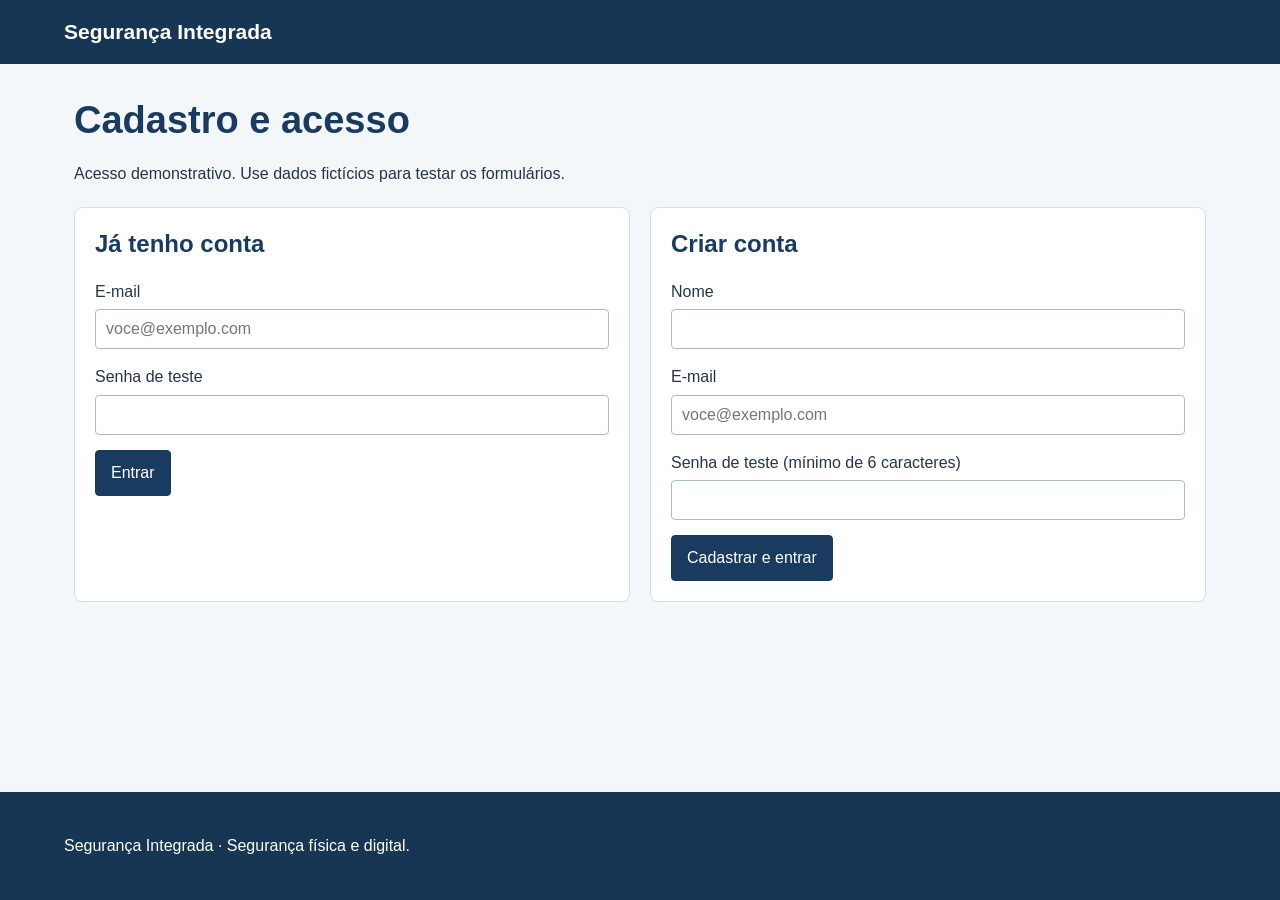
<file: html/index.html>
<!DOCTYPE html>
<html lang="pt-br">
<head>
    <meta charset="UTF-8">
    <meta name="viewport" content="width=device-width, initial-scale=1.0">
    <link rel="stylesheet" href="../css/style.css">
    <title>Cadastro e acesso - Segurança Física e Digital</title>
</head>
<body>
    <div class="cabecalho">
        <div class="logo"><p>Segurança Integrada</p></div>
    </div>
    <main class="conteudo">
        <h1>Cadastro e acesso</h1>
        <p>Acesso demonstrativo. Use dados fictícios para testar os formulários.</p>
        <div class="lista-blocos">
            <form class="bloco" action="inicio.html" method="get" autocomplete="off">
                <h2>Já tenho conta</h2>
                <label>E-mail<input type="email" placeholder="voce@exemplo.com" required></label>
                <label>Senha de teste<input type="password" required></label>
                <button class="botao" type="submit">Entrar</button>
            </form>
            <form class="bloco" action="inicio.html" method="get" autocomplete="off">
                <h2>Criar conta</h2>
                <label>Nome<input type="text" maxlength="80" required></label>
                <label>E-mail<input type="email" placeholder="voce@exemplo.com" required></label>
                <label>Senha de teste (mínimo de 6 caracteres)<input type="password" minlength="6" required></label>
                <button class="botao" type="submit">Cadastrar e entrar</button>
            </form>
        </div>
    </main>
    <div class="rodape">
        <p>Segurança Integrada · Segurança física e digital.</p>
    </div>
</body>
</html>
</file>
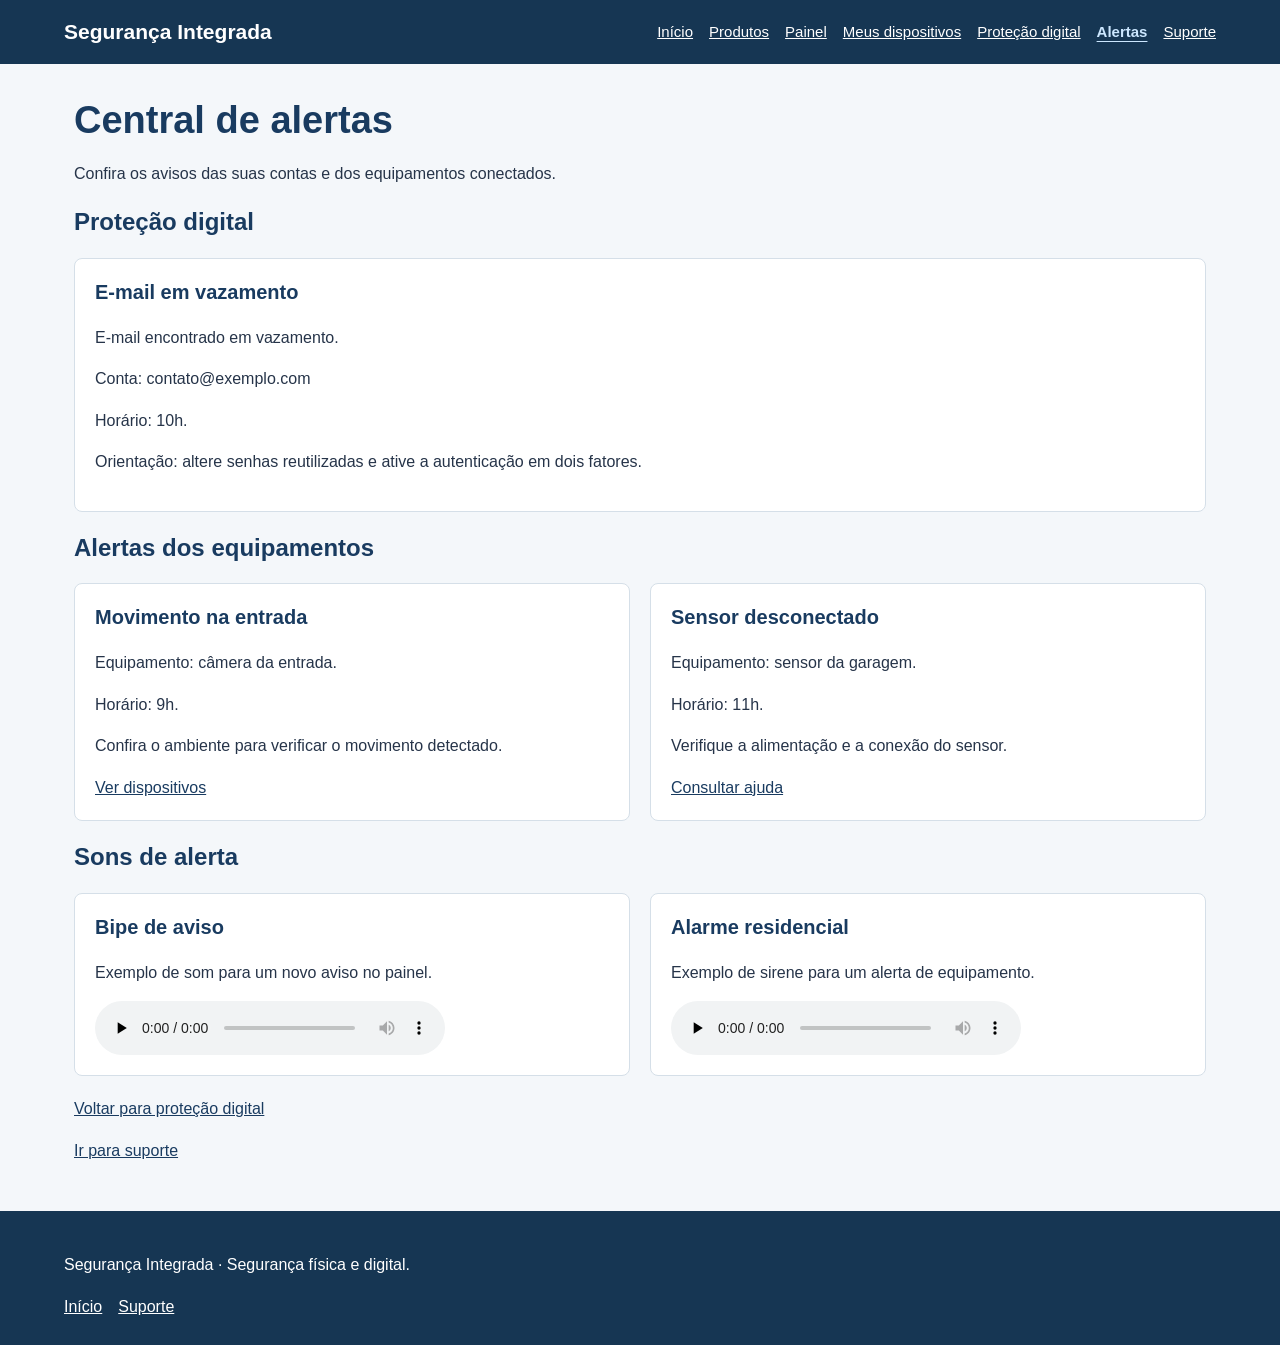
<file: html/alertas.html>
<!DOCTYPE html>
<html lang="pt-br">
<head>
    <meta charset="UTF-8">
    <meta name="viewport" content="width=device-width, initial-scale=1.0">
    <link rel="stylesheet" href="../css/style.css">
    <title>Central de alertas</title>
</head>
<body>
    <div class="cabecalho">
        <div class="logo"><p>Segurança Integrada</p></div>
        <nav class="menu" aria-label="Menu principal">
            <a href="inicio.html">Início</a>
            <a href="produtos.html">Produtos</a>
            <a href="painel.html">Painel</a>
            <a href="dispositivos.html">Meus dispositivos</a>
            <a href="protecao-digital.html">Proteção digital</a>
            <a href="alertas.html" aria-current="page">Alertas</a>
            <a href="suporte.html">Suporte</a>
        </nav>
    </div>
    <main class="conteudo">
        <h1>Central de alertas</h1>
        <p>Confira os avisos das suas contas e dos equipamentos conectados.</p>
        <h2>Proteção digital</h2>
        <div class="bloco">
            <h3>E-mail em vazamento</h3>
            <p>E-mail encontrado em vazamento.</p>
            <p>Conta: contato@exemplo.com</p>
            <p>Horário: 10h.</p>
            <p>Orientação: altere senhas reutilizadas e ative a autenticação em dois fatores.</p>
        </div>
        <h2>Alertas dos equipamentos</h2>
        <div class="lista-blocos">
            <div class="bloco">
                <h3>Movimento na entrada</h3>
                <p>Equipamento: câmera da entrada.</p>
                <p>Horário: 9h.</p>
                <p>Confira o ambiente para verificar o movimento detectado.</p>
                <a href="dispositivos.html">Ver dispositivos</a>
            </div>
            <div class="bloco">
                <h3>Sensor desconectado</h3>
                <p>Equipamento: sensor da garagem.</p>
                <p>Horário: 11h.</p>
                <p>Verifique a alimentação e a conexão do sensor.</p>
                <a href="suporte.html">Consultar ajuda</a>
            </div>
        </div>
        <h2 id="sons-de-alerta">Sons de alerta</h2>
        <div class="lista-blocos">
            <div class="bloco">
                <h3>Bipe de aviso</h3>
                <p>Exemplo de som para um novo aviso no painel.</p>
                <audio class="som-alerta" controls preload="none" aria-label="Bipe de aviso">
                    <source src="../sons/Aviso.mp3.wav" type="audio/wav">
                    <a href="../sons/Aviso.mp3.wav">Ouvir bipe de aviso</a>
                </audio>
            </div>
            <div class="bloco">
                <h3>Alarme residencial</h3>
                <p>Exemplo de sirene para um alerta de equipamento.</p>
                <audio class="som-alerta" controls preload="none" aria-label="Alarme residencial">
                    <source src="../sons/Alarme.mp3.wav" type="audio/wav">
                    <a href="../sons/Alarme.mp3.wav">Ouvir alarme residencial</a>
                </audio>
            </div>
        </div>
        <p><a href="protecao-digital.html">Voltar para proteção digital</a></p>
        <p><a href="suporte.html">Ir para suporte</a></p>
    </main>
    <div class="rodape">
        <p>Segurança Integrada · Segurança física e digital.</p>
        <div class="menu-rodape"><a href="inicio.html">Início</a><a href="suporte.html">Suporte</a></div>
    </div>
</body>
</html>
</file>
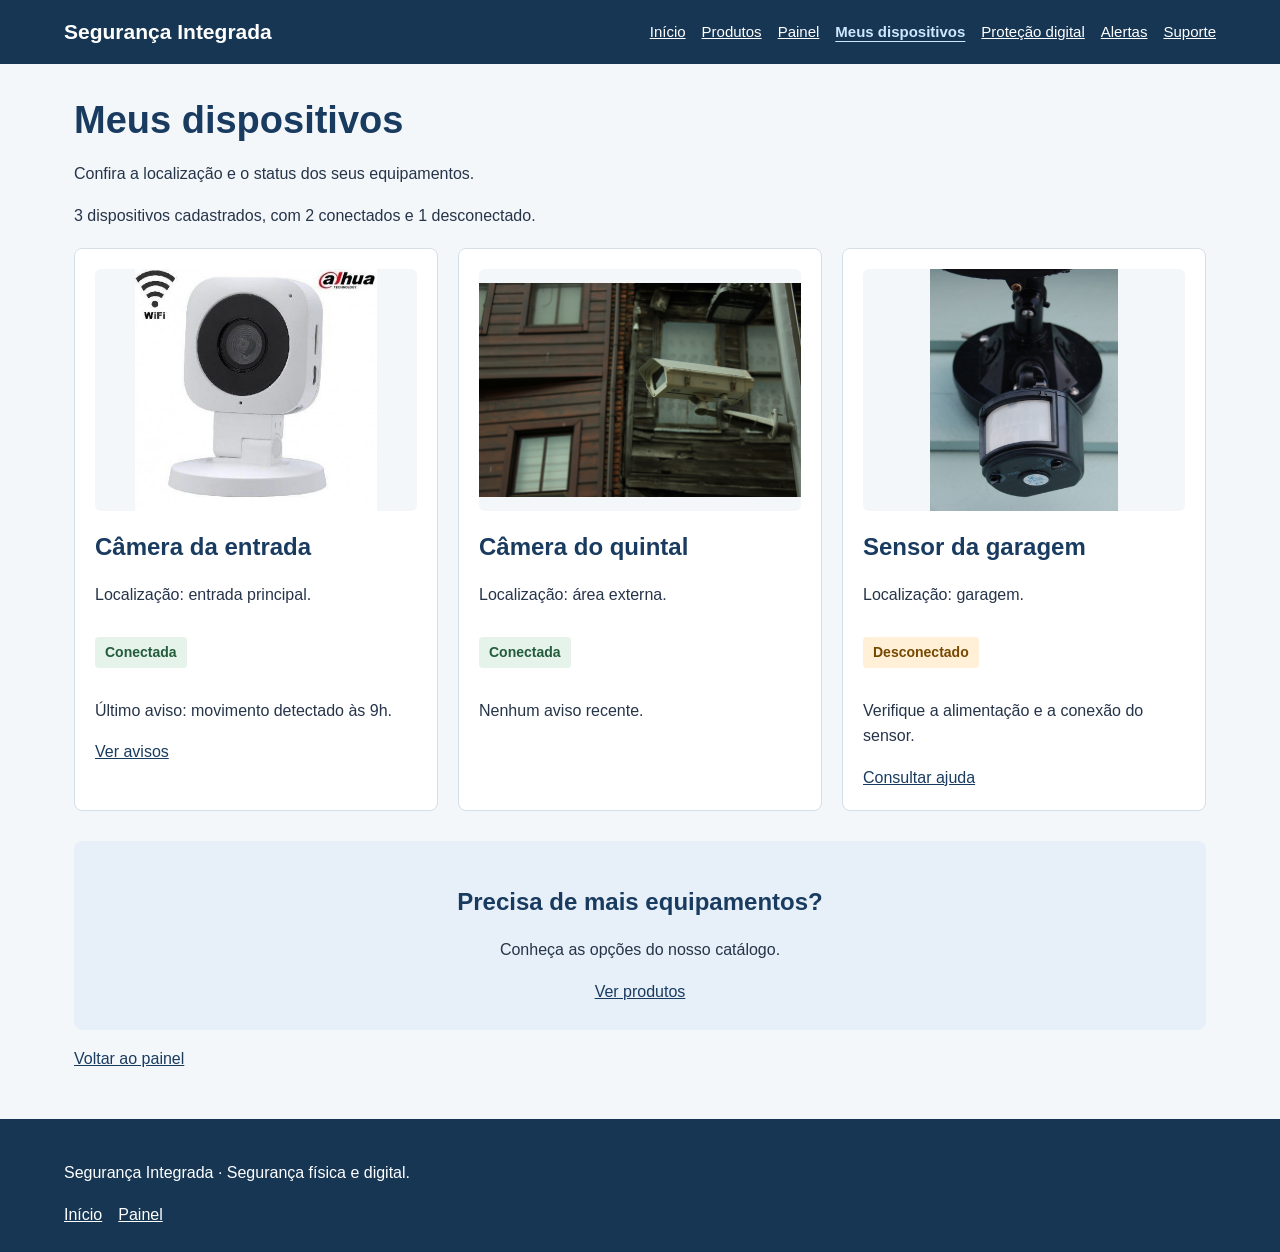
<file: html/dispositivos.html>
<!DOCTYPE html>
<html lang="pt-br">
<head>
    <meta charset="UTF-8">
    <meta name="viewport" content="width=device-width, initial-scale=1.0">
    <link rel="stylesheet" href="../css/style.css">
    <title>Meus dispositivos - Segurança Física e Digital</title>
</head>
<body>
    <div class="cabecalho">
        <div class="logo"><p>Segurança Integrada</p></div>
        <nav class="menu" aria-label="Menu principal">
            <a href="inicio.html">Início</a>
            <a href="produtos.html">Produtos</a>
            <a href="painel.html">Painel</a>
            <a href="dispositivos.html" aria-current="page">Meus dispositivos</a>
            <a href="protecao-digital.html">Proteção digital</a>
            <a href="alertas.html">Alertas</a>
            <a href="suporte.html">Suporte</a>
        </nav>
    </div>
    <main class="conteudo">
        <h1>Meus dispositivos</h1>
        <p>Confira a localização e o status dos seus equipamentos.</p>
        <p>3 dispositivos cadastrados, com 2 conectados e 1 desconectado.</p>
        <div class="lista-blocos">
            <div class="bloco">
                <img class="imagem-produto" src="../imagens/camera-interna.jpg" alt="Câmera da entrada" loading="lazy">
                <h2>Câmera da entrada</h2>
                <p>Localização: entrada principal.</p>
                <p class="status status-normal">Conectada</p>
                <p>Último aviso: movimento detectado às 9h.</p>
                <a href="alertas.html">Ver avisos</a>
            </div>
            <div class="bloco">
                <img class="imagem-produto" src="../imagens/camera-externa.jpg" alt="Câmera externa do quintal" loading="lazy">
                <h2>Câmera do quintal</h2>
                <p>Localização: área externa.</p>
                <p class="status status-normal">Conectada</p>
                <p>Nenhum aviso recente.</p>
            </div>
            <div class="bloco">
                <img class="imagem-produto" src="../imagens/sensor-movimento.jpg" alt="Sensor de movimento da garagem" loading="lazy">
                <h2>Sensor da garagem</h2>
                <p>Localização: garagem.</p>
                <p class="status status-atencao">Desconectado</p>
                <p>Verifique a alimentação e a conexão do sensor.</p>
                <a href="suporte.html">Consultar ajuda</a>
            </div>
        </div>
        <div class="chamada-final"><h2>Precisa de mais equipamentos?</h2><p>Conheça as opções do nosso catálogo.</p><a href="produtos.html">Ver produtos</a></div>
        <p><a href="painel.html">Voltar ao painel</a></p>
    </main>
    <div class="rodape">
        <p>Segurança Integrada · Segurança física e digital.</p>
        <div class="menu-rodape"><a href="inicio.html">Início</a><a href="painel.html">Painel</a></div>
    </div>
</body>
</html>
</file>
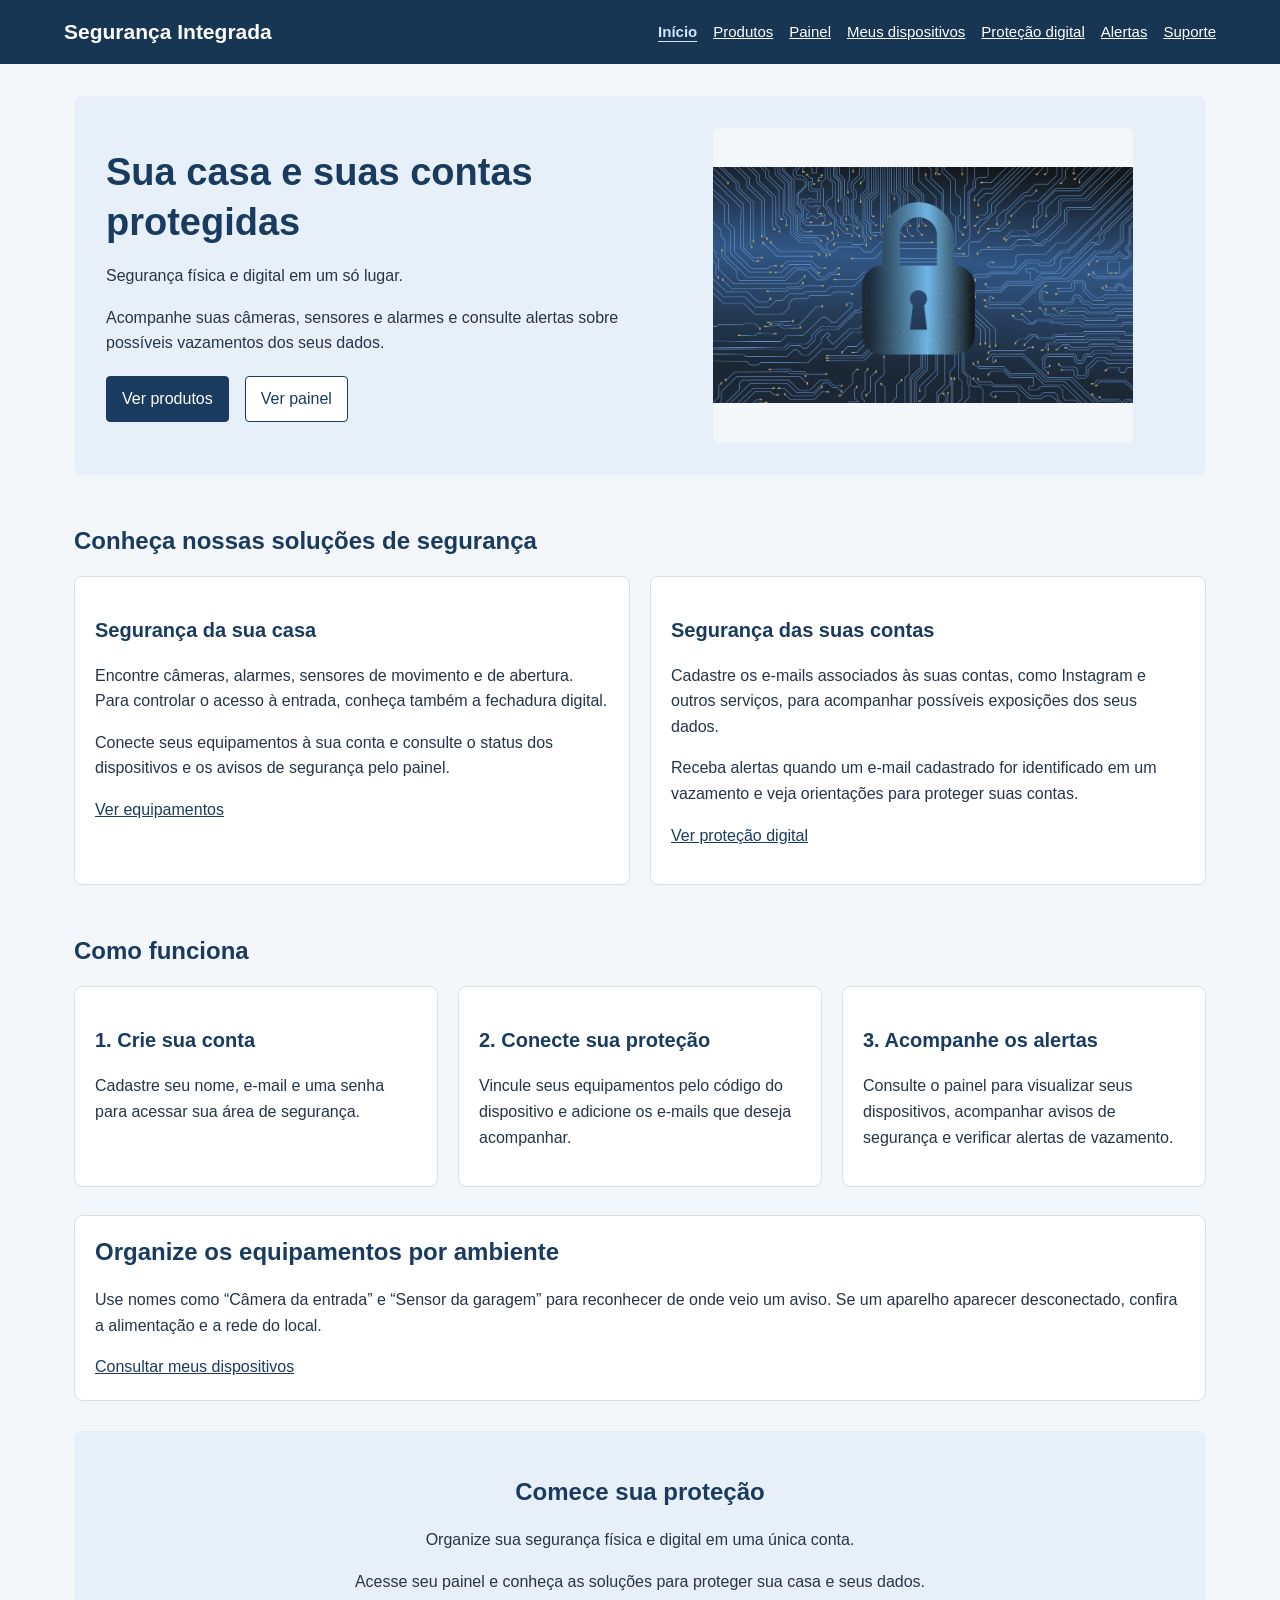
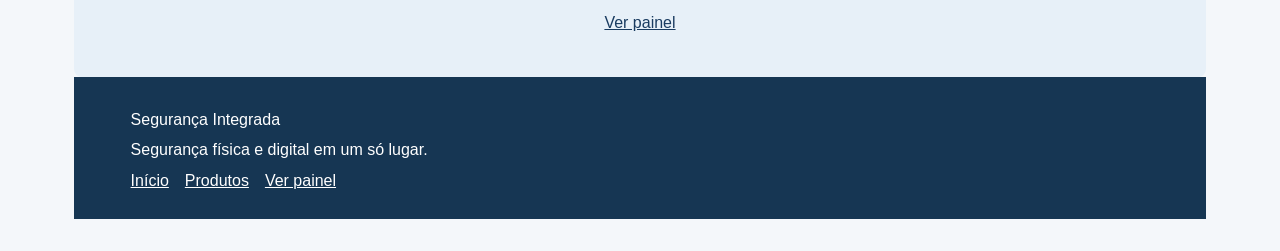
<file: html/inicio.html>
<!DOCTYPE html>
<html lang="pt-br">
<head>
    <meta charset="UTF-8">
    <meta name="viewport" content="width=device-width, initial-scale=1.0">
    <link rel="stylesheet" href="../css/style.css">
    <title>Segurança Física e Digital - Início</title>
</head>
<body>
    <div class="cabecalho">
        <div class="logo">
            <p>Segurança Integrada</p>
        </div>

        <nav class="menu" aria-label="Menu principal">
            <a href="inicio.html" aria-current="page">Início</a>
            <a href="produtos.html">Produtos</a>
            <a href="painel.html">Painel</a>
            <a href="dispositivos.html">Meus dispositivos</a>
            <a href="protecao-digital.html">Proteção digital</a>
            <a href="alertas.html">Alertas</a>
            <a href="suporte.html">Suporte</a>
        </nav>
    </div>

    <main class="conteudo">
        <div class="banner-principal">
            <div class="texto-banner">
                <h1>Sua casa e suas contas protegidas</h1>
                <p>Segurança física e digital em um só lugar.</p>
                <p>Acompanhe suas câmeras, sensores e alarmes e consulte alertas sobre possíveis vazamentos dos seus dados.</p>

                <div class="acoes-banner">
                    <a class="botao" href="produtos.html">Ver produtos</a>
                    <a class="botao-secundario" href="painel.html">Ver painel</a>
                </div>
            </div>

            <div class="imagem-banner">
                <img src="../imagens/seguranca-digital.png" alt="Cadeado sobre circuitos digitais">
            </div>
        </div>

        <div class="servicos">
            <h2>Conheça nossas soluções de segurança</h2>

            <div class="seguranca-fisica">
                <h3>Segurança da sua casa</h3>
                <p>Encontre câmeras, alarmes, sensores de movimento e de abertura. Para controlar o acesso à entrada, conheça também a fechadura digital.</p>
                <p>Conecte seus equipamentos à sua conta e consulte o status dos dispositivos e os avisos de segurança pelo painel.</p>
                <p><a href="produtos.html">Ver equipamentos</a></p>
            </div>

            <div class="seguranca-digital">
                <h3>Segurança das suas contas</h3>
                <p>Cadastre os e-mails associados às suas contas, como Instagram e outros serviços, para acompanhar possíveis exposições dos seus dados.</p>
                <p>Receba alertas quando um e-mail cadastrado for identificado em um vazamento e veja orientações para proteger suas contas.</p>
                <p><a href="protecao-digital.html">Ver proteção digital</a></p>
            </div>
        </div>

        <div class="como-funciona">
            <h2>Como funciona</h2>

            <div class="passo-criar-conta">
                <h3>1. Crie sua conta</h3>
                <p>Cadastre seu nome, e-mail e uma senha para acessar sua área de segurança.</p>
            </div>

            <div class="passo-conectar">
                <h3>2. Conecte sua proteção</h3>
                <p>Vincule seus equipamentos pelo código do dispositivo e adicione os e-mails que deseja acompanhar.</p>
            </div>

            <div class="passo-acompanhar">
                <h3>3. Acompanhe os alertas</h3>
                <p>Consulte o painel para visualizar seus dispositivos, acompanhar avisos de segurança e verificar alertas de vazamento.</p>
            </div>
        </div>

        <div class="bloco guia-equipamentos">
            <h2>Organize os equipamentos por ambiente</h2>
            <p>Use nomes como “Câmera da entrada” e “Sensor da garagem” para reconhecer de onde veio um aviso. Se um aparelho aparecer desconectado, confira a alimentação e a rede do local.</p>
            <a href="dispositivos.html">Consultar meus dispositivos</a>
        </div>

        <div class="chamada-final">
            <h2>Comece sua proteção</h2>
            <p>Organize sua segurança física e digital em uma única conta.</p>
            <p>Acesse seu painel e conheça as soluções para proteger sua casa e seus dados.</p>
            <p><a href="painel.html">Ver painel</a></p>
        </div>
    </div>

    <div class="rodape">
        <div class="informacoes-empresa">
            <p>Segurança Integrada</p>
            <p>Segurança física e digital em um só lugar.</p>
        </div>

        <div class="menu-rodape">
            <a href="inicio.html">Início</a>
            <a href="produtos.html">Produtos</a>
            <a href="painel.html">Ver painel</a>
        </div>
    </div>
</body>
</html>
</file>
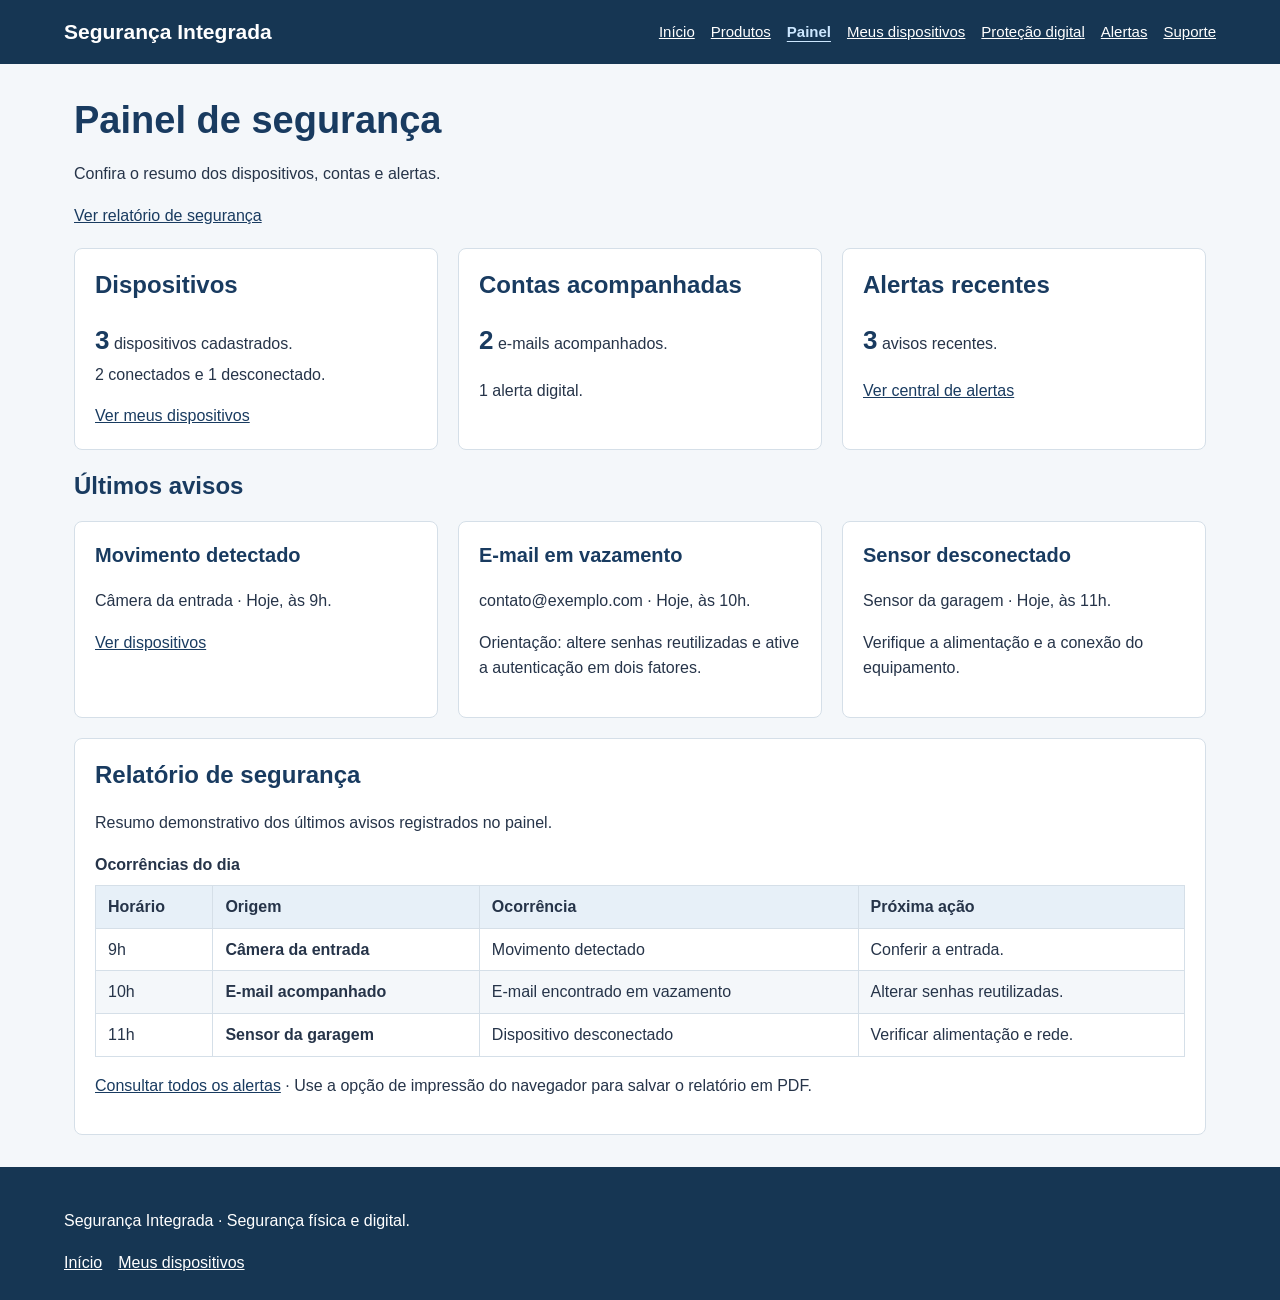
<file: html/painel.html>
<!DOCTYPE html>
<html lang="pt-br">
<head>
    <meta charset="UTF-8">
    <meta name="viewport" content="width=device-width, initial-scale=1.0">
    <link rel="stylesheet" href="../css/style.css">
    <title>Painel - Segurança Física e Digital</title>
</head>
<body>
    <div class="cabecalho">
        <div class="logo"><p>Segurança Integrada</p></div>
        <nav class="menu" aria-label="Menu principal">
            <a href="inicio.html">Início</a>
            <a href="produtos.html">Produtos</a>
            <a href="painel.html" aria-current="page">Painel</a>
            <a href="dispositivos.html">Meus dispositivos</a>
            <a href="protecao-digital.html">Proteção digital</a>
            <a href="alertas.html">Alertas</a>
            <a href="suporte.html">Suporte</a>
        </nav>
    </div>
    <main class="conteudo">
        <h1>Painel de segurança</h1>
        <p>Confira o resumo dos dispositivos, contas e alertas.</p>
        <p><a href="#relatorio">Ver relatório de segurança</a></p>
        <div class="lista-blocos">
            <div class="bloco"><h2>Dispositivos</h2><p><strong class="numero-painel">3</strong> dispositivos cadastrados. <br>2 conectados e 1 desconectado.</p><a href="dispositivos.html">Ver meus dispositivos</a></div>
            <div class="bloco"><h2>Contas acompanhadas</h2><p><strong class="numero-painel">2</strong> e-mails acompanhados.</p><p>1 alerta digital.</p></div>
            <div class="bloco"><h2>Alertas recentes</h2><p><strong class="numero-painel">3</strong> avisos recentes.</p><a href="alertas.html">Ver central de alertas</a></div>
        </div>
        <h2>Últimos avisos</h2>
        <div class="lista-blocos">
            <div class="bloco"><h3>Movimento detectado</h3><p>Câmera da entrada · Hoje, às 9h.</p><a href="dispositivos.html">Ver dispositivos</a></div>
            <div class="bloco"><h3>E-mail em vazamento</h3><p>contato@exemplo.com · Hoje, às 10h.</p><p>Orientação: altere senhas reutilizadas e ative a autenticação em dois fatores.</p></div>
            <div class="bloco"><h3>Sensor desconectado</h3><p>Sensor da garagem · Hoje, às 11h.</p><p>Verifique a alimentação e a conexão do equipamento.</p></div>
        </div>
        <section class="bloco relatorio" id="relatorio">
            <h2>Relatório de segurança</h2>
            <p>Resumo demonstrativo dos últimos avisos registrados no painel.</p>
            <div class="tabela-relatorio">
                <table>
                    <caption>Ocorrências do dia</caption>
                    <thead>
                        <tr><th scope="col">Horário</th><th scope="col">Origem</th><th scope="col">Ocorrência</th><th scope="col">Próxima ação</th></tr>
                    </thead>
                    <tbody>
                        <tr><td><time datetime="09:00">9h</time></td><th scope="row">Câmera da entrada</th><td>Movimento detectado</td><td>Conferir a entrada.</td></tr>
                        <tr><td><time datetime="10:00">10h</time></td><th scope="row">E-mail acompanhado</th><td>E-mail encontrado em vazamento</td><td>Alterar senhas reutilizadas.</td></tr>
                        <tr><td><time datetime="11:00">11h</time></td><th scope="row">Sensor da garagem</th><td>Dispositivo desconectado</td><td>Verificar alimentação e rede.</td></tr>
                    </tbody>
                </table>
            </div>
            <p class="acoes-relatorio"><a href="alertas.html">Consultar todos os alertas</a> · Use a opção de impressão do navegador para salvar o relatório em PDF.</p>
        </section>
    </main>
    <div class="rodape">
        <p>Segurança Integrada · Segurança física e digital.</p>
        <div class="menu-rodape"><a href="inicio.html">Início</a><a href="dispositivos.html">Meus dispositivos</a></div>
    </div>
</body>
</html>
</file>
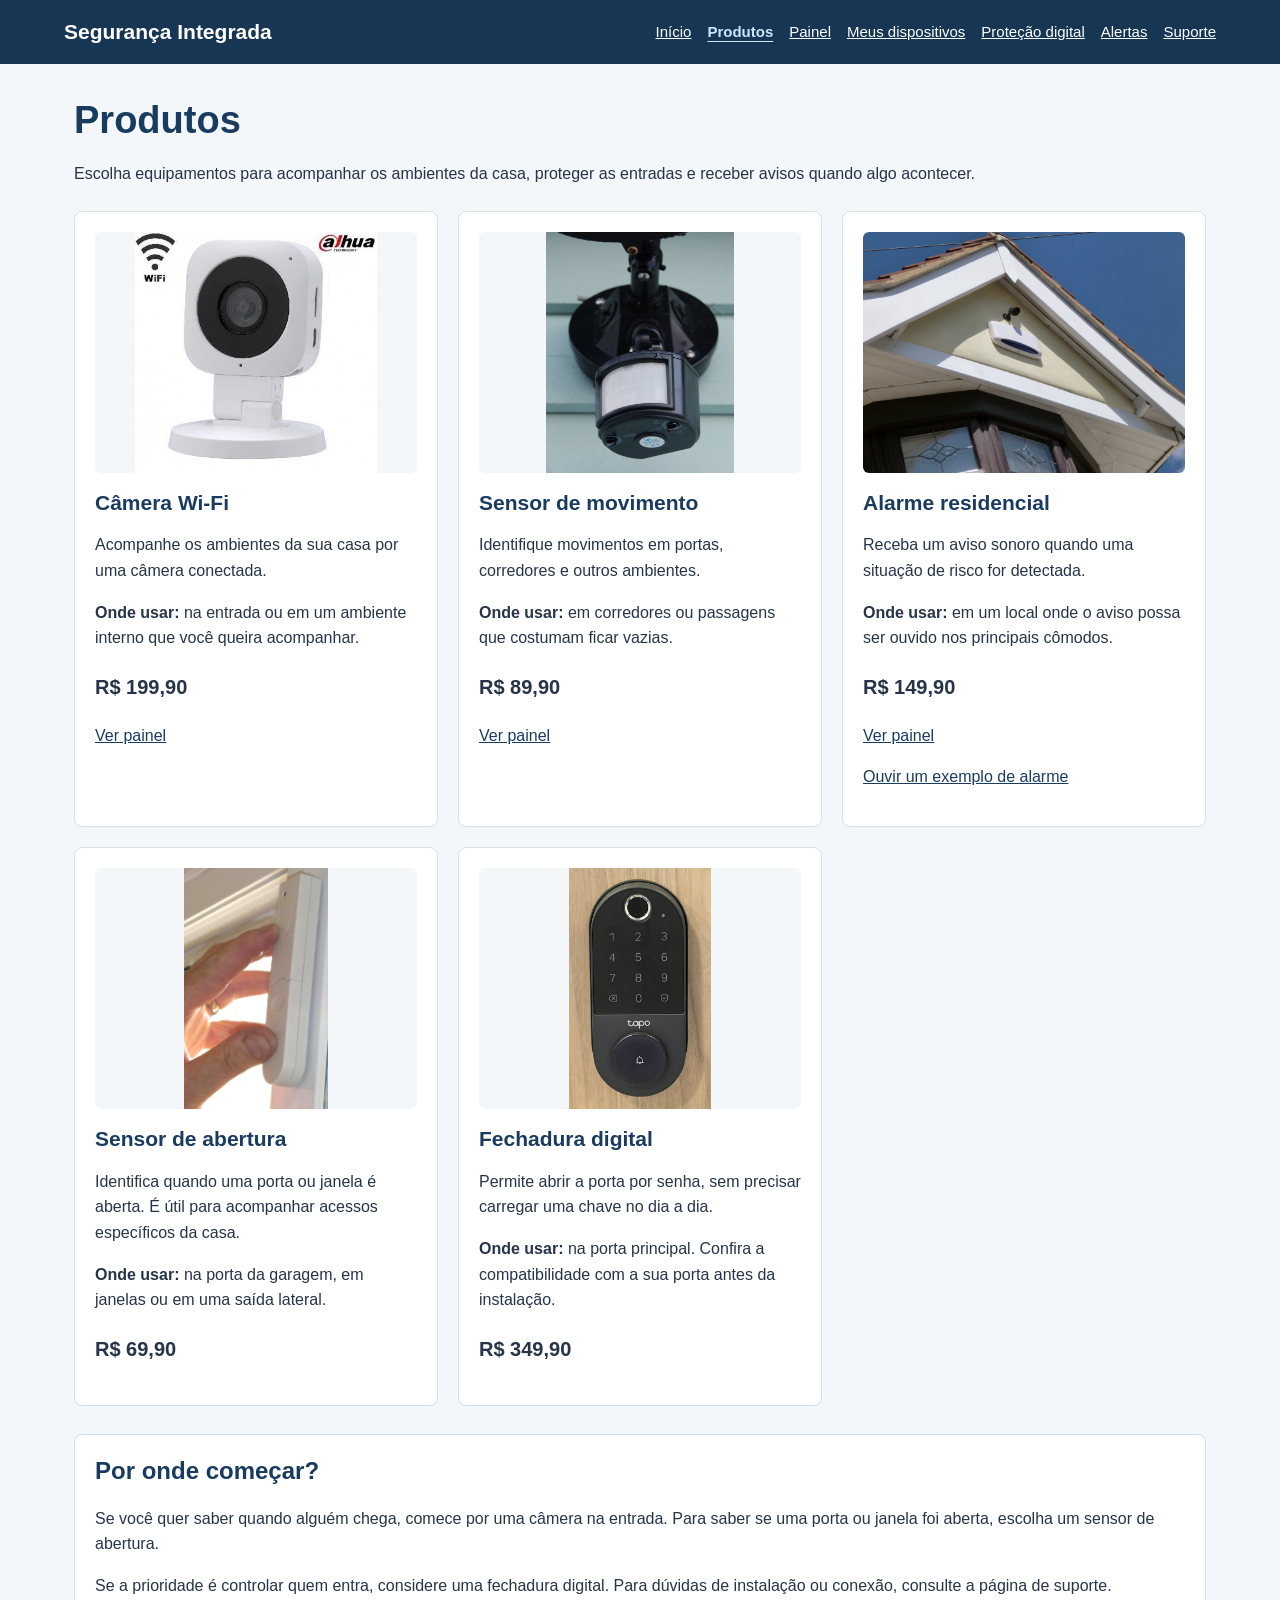
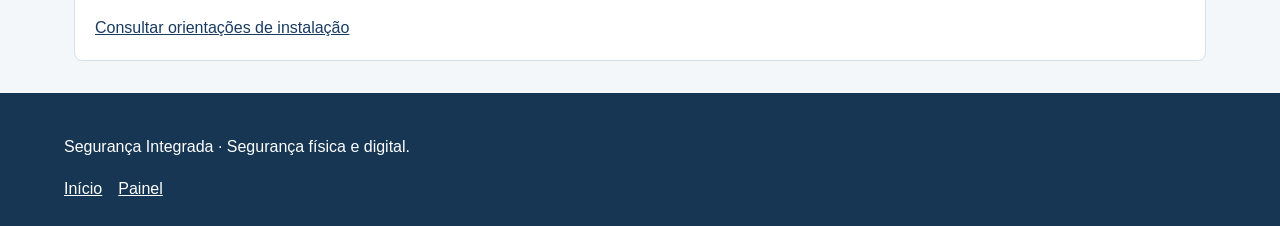
<file: html/produtos.html>
<!DOCTYPE html>
<html lang="pt-br">
<head>
    <meta charset="UTF-8">
    <meta name="viewport" content="width=device-width, initial-scale=1.0">
    <link rel="stylesheet" href="../css/style.css">
    <title>Produtos - Segurança Física e Digital</title>
</head>
<body>
    <div class="cabecalho">
        <div class="logo"><p>Segurança Integrada</p></div>
        <nav class="menu" aria-label="Menu principal">
            <a href="inicio.html">Início</a>
            <a href="produtos.html" aria-current="page">Produtos</a>
            <a href="painel.html">Painel</a>
            <a href="dispositivos.html">Meus dispositivos</a>
            <a href="protecao-digital.html">Proteção digital</a>
            <a href="alertas.html">Alertas</a>
            <a href="suporte.html">Suporte</a>
        </nav>
    </div>
    <main class="conteudo">
        <h1>Produtos</h1>
        <p>Escolha equipamentos para acompanhar os ambientes da casa, proteger as entradas e receber avisos quando algo acontecer.</p>
        <div class="catalogo">
            <article class="bloco">
                <img class="imagem-produto" src="../imagens/camera-interna.jpg" alt="Câmera Wi-Fi interna" loading="lazy">
                <h2>Câmera Wi-Fi</h2>
                <p>Acompanhe os ambientes da sua casa por uma câmera conectada.</p>
                <p><strong>Onde usar:</strong> na entrada ou em um ambiente interno que você queira acompanhar.</p>
                <p class="preco">R$ 199,90</p>
                <a href="painel.html">Ver painel</a>
            </article>
            <article class="bloco">
                <img class="imagem-produto" src="../imagens/sensor-movimento.jpg" alt="Sensor de movimento instalado em uma parede" loading="lazy">
                <h2>Sensor de movimento</h2>
                <p>Identifique movimentos em portas, corredores e outros ambientes.</p>
                <p><strong>Onde usar:</strong> em corredores ou passagens que costumam ficar vazias.</p>
                <p class="preco">R$ 89,90</p>
                <a href="painel.html">Ver painel</a>
            </article>
            <article class="bloco">
                <img class="imagem-produto" src="../imagens/alarme-residencial.jpg" alt="Sirene externa de alarme residencial" loading="lazy">
                <h2>Alarme residencial</h2>
                <p>Receba um aviso sonoro quando uma situação de risco for detectada.</p>
                <p><strong>Onde usar:</strong> em um local onde o aviso possa ser ouvido nos principais cômodos.</p>
                <p class="preco">R$ 149,90</p>
                <a href="painel.html">Ver painel</a>
                <p><a href="alertas.html#sons-de-alerta">Ouvir um exemplo de alarme</a></p>
            </article>
            <article class="bloco">
                <img class="imagem-produto" src="../imagens/sensor-abertura.jpg" alt="Sensor de abertura instalado no batente" loading="lazy">
                <h2>Sensor de abertura</h2>
                <p>Identifica quando uma porta ou janela é aberta. É útil para acompanhar acessos específicos da casa.</p>
                <p><strong>Onde usar:</strong> na porta da garagem, em janelas ou em uma saída lateral.</p>
                <p class="preco">R$ 69,90</p>
            </article>
            <article class="bloco">
                <img class="imagem-produto" src="../imagens/fechadura-digital.jpg" alt="Fechadura digital com teclado" loading="lazy">
                <h2>Fechadura digital</h2>
                <p>Permite abrir a porta por senha, sem precisar carregar uma chave no dia a dia.</p>
                <p><strong>Onde usar:</strong> na porta principal. Confira a compatibilidade com a sua porta antes da instalação.</p>
                <p class="preco">R$ 349,90</p>
            </article>
        </div>
        <div class="bloco guia-equipamentos">
            <h2>Por onde começar?</h2>
            <p>Se você quer saber quando alguém chega, comece por uma câmera na entrada. Para saber se uma porta ou janela foi aberta, escolha um sensor de abertura.</p>
            <p>Se a prioridade é controlar quem entra, considere uma fechadura digital. Para dúvidas de instalação ou conexão, consulte a página de suporte.</p>
            <a href="suporte.html">Consultar orientações de instalação</a>
        </div>
    </main>
    <div class="rodape">
        <p>Segurança Integrada · Segurança física e digital.</p>
        <div class="menu-rodape"><a href="inicio.html">Início</a><a href="painel.html">Painel</a></div>
    </div>
</body>
</html>
</file>
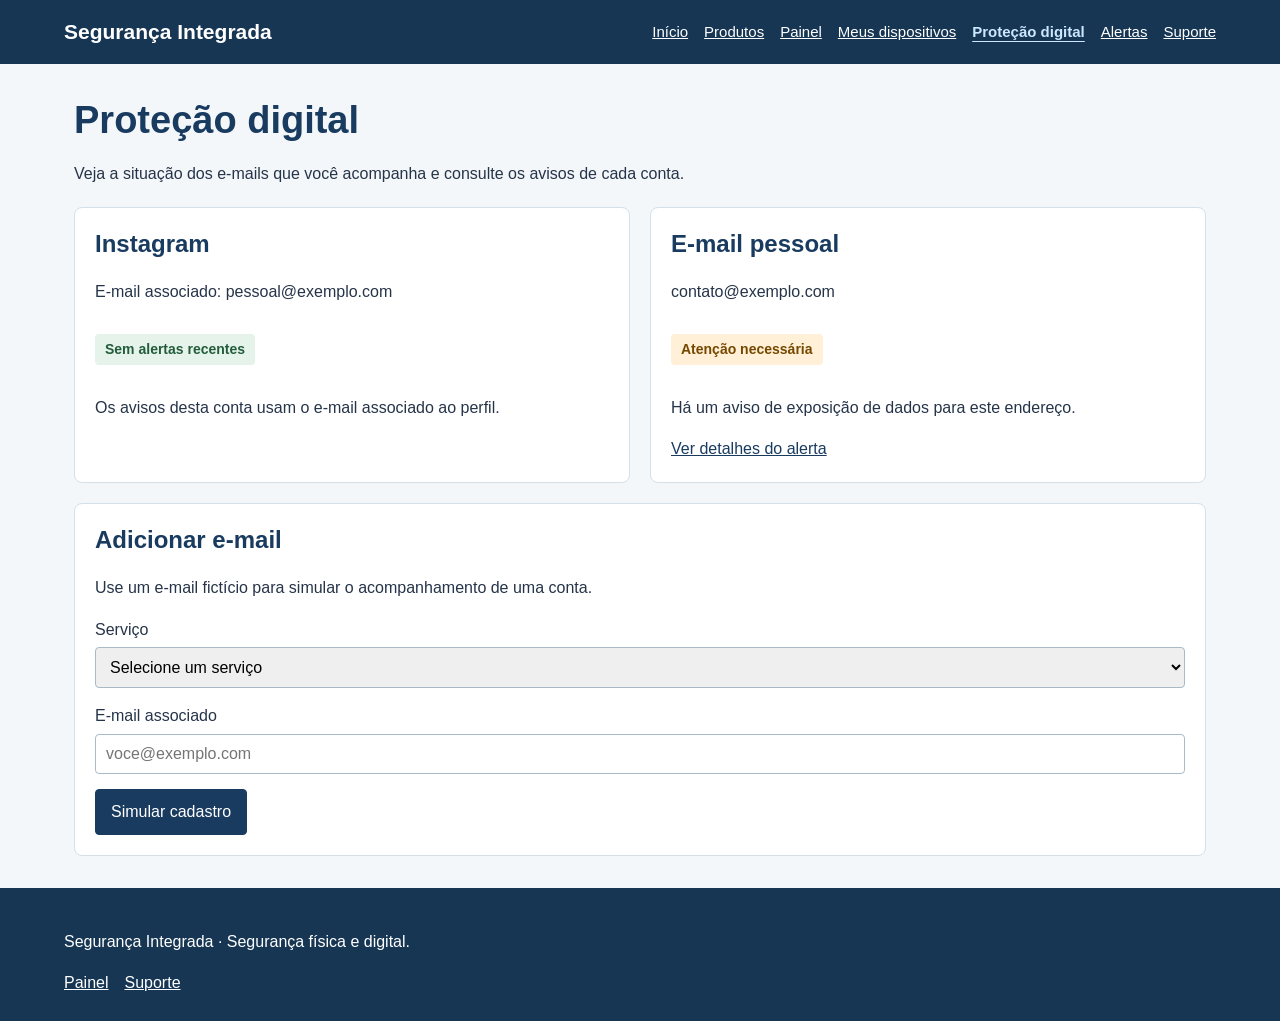
<file: html/protecao-digital.html>
<!DOCTYPE html>
<html lang="pt-br">
<head>
    <meta charset="UTF-8">
    <meta name="viewport" content="width=device-width, initial-scale=1.0">
    <link rel="stylesheet" href="../css/style.css">
    <title>Proteção digital</title>
</head>
<body>
    <div class="cabecalho">
        <div class="logo"><p>Segurança Integrada</p></div>
        <nav class="menu" aria-label="Menu principal">
            <a href="inicio.html">Início</a>
            <a href="produtos.html">Produtos</a>
            <a href="painel.html">Painel</a>
            <a href="dispositivos.html">Meus dispositivos</a>
            <a href="protecao-digital.html" aria-current="page">Proteção digital</a>
            <a href="alertas.html">Alertas</a>
            <a href="suporte.html">Suporte</a>
        </nav>
    </div>
    <main class="conteudo">
        <h1>Proteção digital</h1>
        <p>Veja a situação dos e-mails que você acompanha e consulte os avisos de cada conta.</p>
        <div class="lista-blocos">
            <div class="bloco">
                <h2>Instagram</h2>
                <p>E-mail associado: pessoal@exemplo.com</p>
                <p class="status status-normal">Sem alertas recentes</p>
                <p>Os avisos desta conta usam o e-mail associado ao perfil.</p>
            </div>
            <div class="bloco">
                <h2>E-mail pessoal</h2>
                <p>contato@exemplo.com</p>
                <p class="status status-atencao">Atenção necessária</p>
                <p>Há um aviso de exposição de dados para este endereço.</p>
                <a href="alertas.html">Ver detalhes do alerta</a>
            </div>
        </div>
        <form class="bloco" action="#simulacao-email" method="get">
            <h2>Adicionar e-mail</h2>
            <p>Use um e-mail fictício para simular o acompanhamento de uma conta.</p>
            <label>Serviço
                <select required>
                    <option value="">Selecione um serviço</option>
                    <option>Instagram</option>
                    <option>E-mail</option>
                    <option>Outro serviço</option>
                </select>
            </label>
            <label>E-mail associado<input type="email" placeholder="voce@exemplo.com" required></label>
            <button class="botao" type="submit">Simular cadastro</button>
            <p class="retorno-formulario" id="simulacao-email">Simulação concluída. O painel continua exibindo somente as contas de exemplo.</p>
        </form>
    </main>
    <div class="rodape">
        <p>Segurança Integrada · Segurança física e digital.</p>
        <div class="menu-rodape"><a href="painel.html">Painel</a><a href="suporte.html">Suporte</a></div>
    </div>
</body>
</html>
</file>
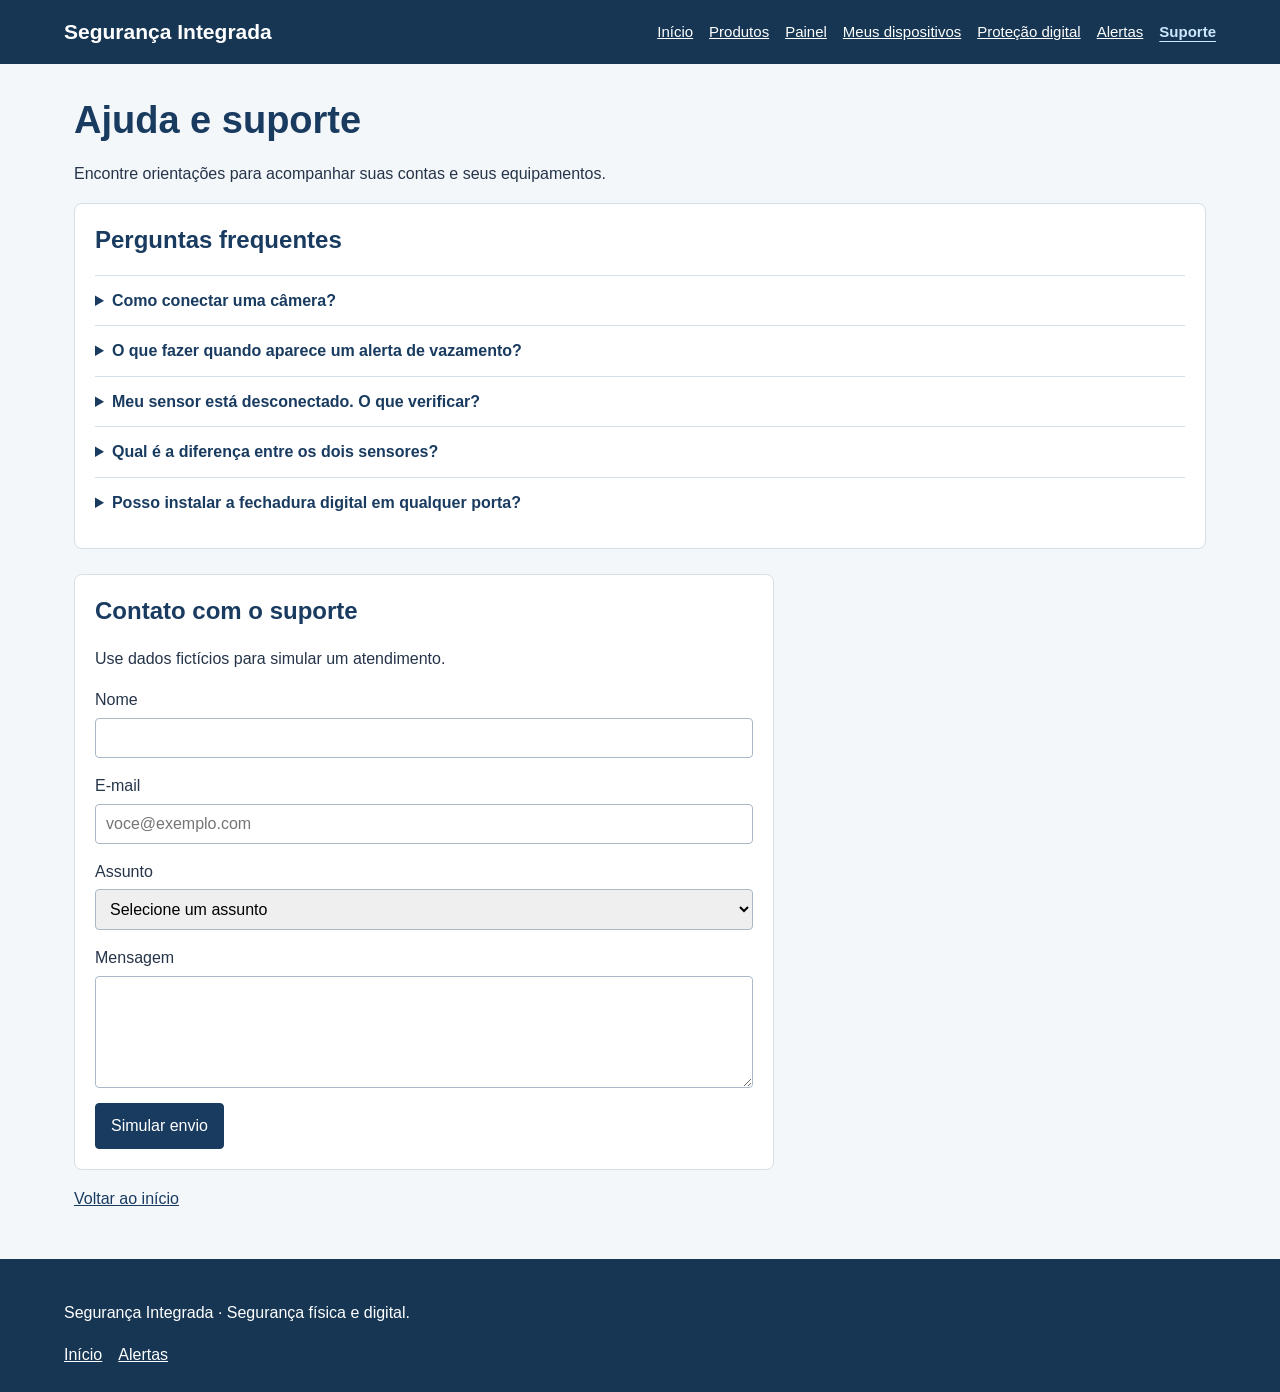
<file: html/suporte.html>
<!DOCTYPE html>
<html lang="pt-br">
<head>
    <meta charset="UTF-8">
    <meta name="viewport" content="width=device-width, initial-scale=1.0">
    <link rel="stylesheet" href="../css/style.css">
    <title>Ajuda e suporte</title>
</head>
<body>
    <div class="cabecalho">
        <div class="logo"><p>Segurança Integrada</p></div>
        <nav class="menu" aria-label="Menu principal">
            <a href="inicio.html">Início</a>
            <a href="produtos.html">Produtos</a>
            <a href="painel.html">Painel</a>
            <a href="dispositivos.html">Meus dispositivos</a>
            <a href="protecao-digital.html">Proteção digital</a>
            <a href="alertas.html">Alertas</a>
            <a href="suporte.html" aria-current="page">Suporte</a>
        </nav>
    </div>
    <main class="conteudo">
        <h1>Ajuda e suporte</h1>
        <p>Encontre orientações para acompanhar suas contas e seus equipamentos.</p>
        <div class="bloco">
            <h2>Perguntas frequentes</h2>
            <details class="pergunta">
                <summary>Como conectar uma câmera?</summary>
                <p>Verifique se o equipamento está ligado e conectado à rede. Tenha o código do dispositivo em mãos para vinculá-lo à sua conta.</p>
            </details>
            <details class="pergunta">
                <summary>O que fazer quando aparece um alerta de vazamento?</summary>
                <p>Altere a senha do serviço afetado e de outras contas que utilizem a mesma senha. Ative a autenticação em dois fatores quando disponível.</p>
            </details>
            <details class="pergunta">
                <summary>Meu sensor está desconectado. O que verificar?</summary>
                <p>Confira a bateria ou a alimentação do aparelho e a conexão com a rede. Depois, consulte o status em Meus dispositivos.</p>
                <a href="dispositivos.html">Ver meus dispositivos</a>
            </details>
            <details class="pergunta">
                <summary>Qual é a diferença entre os dois sensores?</summary>
                <p>O sensor de movimento identifica atividade em uma área, como um corredor. O sensor de abertura avisa quando uma porta ou janela específica é aberta.</p>
            </details>
            <details class="pergunta">
                <summary>Posso instalar a fechadura digital em qualquer porta?</summary>
                <p>Antes de escolher o modelo, confira no manual a espessura de porta exigida, o espaço para instalação e o sentido de abertura.</p>
                <a href="produtos.html">Ver equipamentos do catálogo</a>
            </details>
        </div>
        <form class="bloco contato-suporte" action="#simulacao-contato" method="get">
            <h2>Contato com o suporte</h2>
            <p>Use dados fictícios para simular um atendimento.</p>
            <label>Nome<input type="text" maxlength="80" required></label>
            <label>E-mail<input type="email" placeholder="voce@exemplo.com" required></label>
            <label>Assunto
                <select required>
                    <option value="">Selecione um assunto</option>
                    <option>Instalação de equipamentos</option>
                    <option>Dispositivo desconectado</option>
                    <option>Alerta de segurança digital</option>
                    <option>Outro assunto</option>
                </select>
            </label>
            <label>Mensagem<textarea rows="5" maxlength="600" required></textarea></label>
            <button class="botao" type="submit">Simular envio</button>
            <p class="retorno-formulario" id="simulacao-contato">Simulação concluída. Nenhuma mensagem foi enviada.</p>
        </form>
        <p><a href="inicio.html">Voltar ao início</a></p>
    </main>
    <div class="rodape">
        <p>Segurança Integrada · Segurança física e digital.</p>
        <div class="menu-rodape"><a href="inicio.html">Início</a><a href="alertas.html">Alertas</a></div>
    </div>
</body>
</html>
</file>
<file: css/style.css>
* {
    box-sizing: border-box;
}

body {
    display: flex;
    flex-direction: column;
    min-height: 100vh;
    margin: 0;
    font-family: Arial, Helvetica, sans-serif;
    font-size: 16px;
    line-height: 1.6;
    color: #263449;
    background-color: #f4f7fa;
}

h1, h2, h3 {
    line-height: 1.3;
    color: #193b60;
}

h1 {
    font-size: clamp(28px, 4vw, 38px);
    margin: 0 0 14px;
}

h2 {
    font-size: 24px;
}

h3 {
    font-size: 20px;
}

.cabecalho {
    display: flex;
    justify-content: space-between;
    align-items: center;
    flex-wrap: wrap;
    gap: 15px;
    padding: 15px 5%;
    background-color: #163653;
    color: white;
}

.logo {
    font-size: 21px;
    font-weight: bold;
}

.logo p {
    margin: 0;
}

.menu, .menu-rodape, .acoes-banner {
    display: flex;
    flex-wrap: wrap;
    gap: 16px;
}

.conteudo {
    flex: 1;
    width: 100%;
    max-width: 1180px;
    margin: 0 auto;
    padding: 32px 24px;
}

.banner-principal {
    display: flex;
    align-items: center;
    flex-wrap: wrap;
    gap: 24px;
    padding: 32px;
    background-color: #e7f0f8;
    border-radius: 8px;
}

.texto-banner {
    flex: 1 1 280px;
}

.imagem-banner {
    flex: 1 1 240px;
    text-align: center;
}

.imagem-banner img {
    max-width: 420px;
}

.acoes-banner {
    align-items: center;
    margin-top: 20px;
}

.servicos, .como-funciona {
    display: flex;
    flex-wrap: wrap;
    gap: 20px;
    margin-top: 30px;
}

.servicos h2, .como-funciona h2 {
    width: 100%;
    margin-bottom: 0;
}

.seguranca-fisica, .seguranca-digital,
.passo-criar-conta, .passo-conectar, .passo-acompanhar {
    flex: 1 1 240px;
    padding: 20px;
    background-color: white;
    border: 1px solid #d5dfe8;
    border-radius: 8px;
}

.chamada-final {
    margin-top: 30px;
    padding: 25px;
    text-align: center;
    background-color: #e7f0f8;
    border-radius: 8px;
}

.rodape {
    padding: 25px 5%;
    background-color: #163653;
    color: white;
}

.informacoes-empresa p {
    margin: 5px 0;
}

a {
    color: #193b60;
}

.menu a, .menu-rodape a {
    color: white;
}

.menu {
    align-items: center;
    font-size: 15px;
}

.lista-blocos {
    display: flex;
    flex-wrap: wrap;
    gap: 20px;
    margin: 20px 0;
}

.catalogo {
    display: grid;
    grid-template-columns: repeat(3, minmax(0, 1fr));
    gap: 20px;
    margin-top: 24px;
}

.guia-equipamentos {
    margin-top: 28px;
}

.bloco {
    flex: 1 1 240px;
    min-width: 0;
    padding: 20px;
    border: 1px solid #d5dfe8;
    border-radius: 8px;
    background-color: white;
    overflow-wrap: break-word;
}

.bloco > h2:first-child,
.bloco > h3:first-child {
    margin-top: 0;
}

.status {
    display: inline-block;
    padding: 4px 10px;
    border-radius: 4px;
    font-size: 14px;
    font-weight: bold;
}

.status-normal {
    background-color: #e5f3eb;
    color: #235c3b;
}

.status-atencao {
    background-color: #fff0d7;
    color: #754800;
}

.imagem-produto, .imagem-banner img {
    display: block;
    width: 100%;
    height: auto;
    aspect-ratio: 4 / 3;
    object-fit: contain;
    margin: 0 auto;
    background-color: #f4f7fa;
    border-radius: 6px;
}

.som-alerta {
    display: block;
    width: 100%;
    max-width: 350px;
}

.catalogo h2 {
    font-size: 21px;
    margin: 16px 0 10px;
}

.preco {
    font-size: 20px;
    font-weight: bold;
}

label {
    display: block;
    margin: 15px 0;
}

input, select, textarea {
    display: block;
    width: 100%;
    padding: 10px;
    margin-top: 5px;
    border: 1px solid #aab9c8;
    border-radius: 4px;
    font-family: Arial, Helvetica, sans-serif;
    font-size: 16px;
}

textarea {
    resize: vertical;
}

.contato-suporte {
    max-width: 700px;
    margin-top: 25px;
}

.botao, .botao-secundario {
    display: inline-block;
    padding: 10px 15px;
    background-color: #193b60;
    color: white;
    border-radius: 4px;
    font-family: Arial, Helvetica, sans-serif;
    font-size: 16px;
    cursor: pointer;
    text-decoration: none;
    line-height: 1.5;
    border: 1px solid #193b60;
}

.botao-secundario {
    color: #193b60;
    background-color: white;
}

@media (hover: hover) and (prefers-reduced-motion: no-preference) {
    .botao, .botao-secundario {
        transition: transform 160ms ease;
    }

    .botao:hover, .botao-secundario:hover {
        transform: scale(1.05);
    }
}

a:focus-visible, button:focus-visible, summary:focus-visible,
input:focus-visible, select:focus-visible, textarea:focus-visible {
    outline: 2px solid #367bc0;
    outline-offset: 3px;
}

.menu a[aria-current="page"] {
    color: #cce7ff;
    font-weight: bold;
    text-underline-offset: 4px;
}

.numero-painel {
    font-size: 26px;
    color: #193b60;
}

.pergunta {
    padding: 12px 0;
    border-top: 1px solid #d5dfe8;
}

.pergunta summary {
    cursor: pointer;
    color: #193b60;
    font-weight: bold;
}

.pergunta p {
    margin: 8px 0 0;
}

.retorno-formulario {
    display: none;
    padding: 10px 12px;
    background-color: #e5f3eb;
    border-radius: 4px;
}

.retorno-formulario:target {
    display: block;
}

.tabela-relatorio {
    overflow-x: auto;
}

.tabela-relatorio table {
    width: 100%;
    border-collapse: collapse;
}

.tabela-relatorio caption {
    text-align: left;
    font-weight: bold;
    margin-bottom: 8px;
}

.tabela-relatorio th, .tabela-relatorio td {
    padding: 8px 12px;
    border: 1px solid #d5dfe8;
    text-align: left;
    vertical-align: top;
}

.tabela-relatorio thead {
    background-color: #e7f0f8;
}

.tabela-relatorio tbody tr:nth-child(even) {
    background-color: #f4f7fa;
}

@media (max-width: 860px) {
    .catalogo {
        grid-template-columns: repeat(2, minmax(0, 1fr));
    }
}

@media (max-width: 600px) {
    .conteudo {
        padding: 20px 15px;
    }

    .banner-principal {
        padding: 20px;
        gap: 20px;
    }

    .texto-banner, .imagem-banner {
        flex-basis: 100%;
        min-width: 0;
    }

    .catalogo {
        grid-template-columns: 1fr;
        gap: 14px;
    }

    .bloco {
        padding: 16px;
    }

    .menu {
        gap: 10px 14px;
    }
}

@media print {
    body {
        display: block;
        min-height: 0;
        background-color: white;
    }

    .cabecalho, .rodape, .acoes-relatorio,
    .conteudo:has(> .relatorio) > :not(.relatorio) {
        display: none;
    }

    .conteudo, .relatorio {
        max-width: none;
        padding: 0;
        border: 0;
    }

    .tabela-relatorio tr {
        break-inside: avoid;
    }
}
</file>
